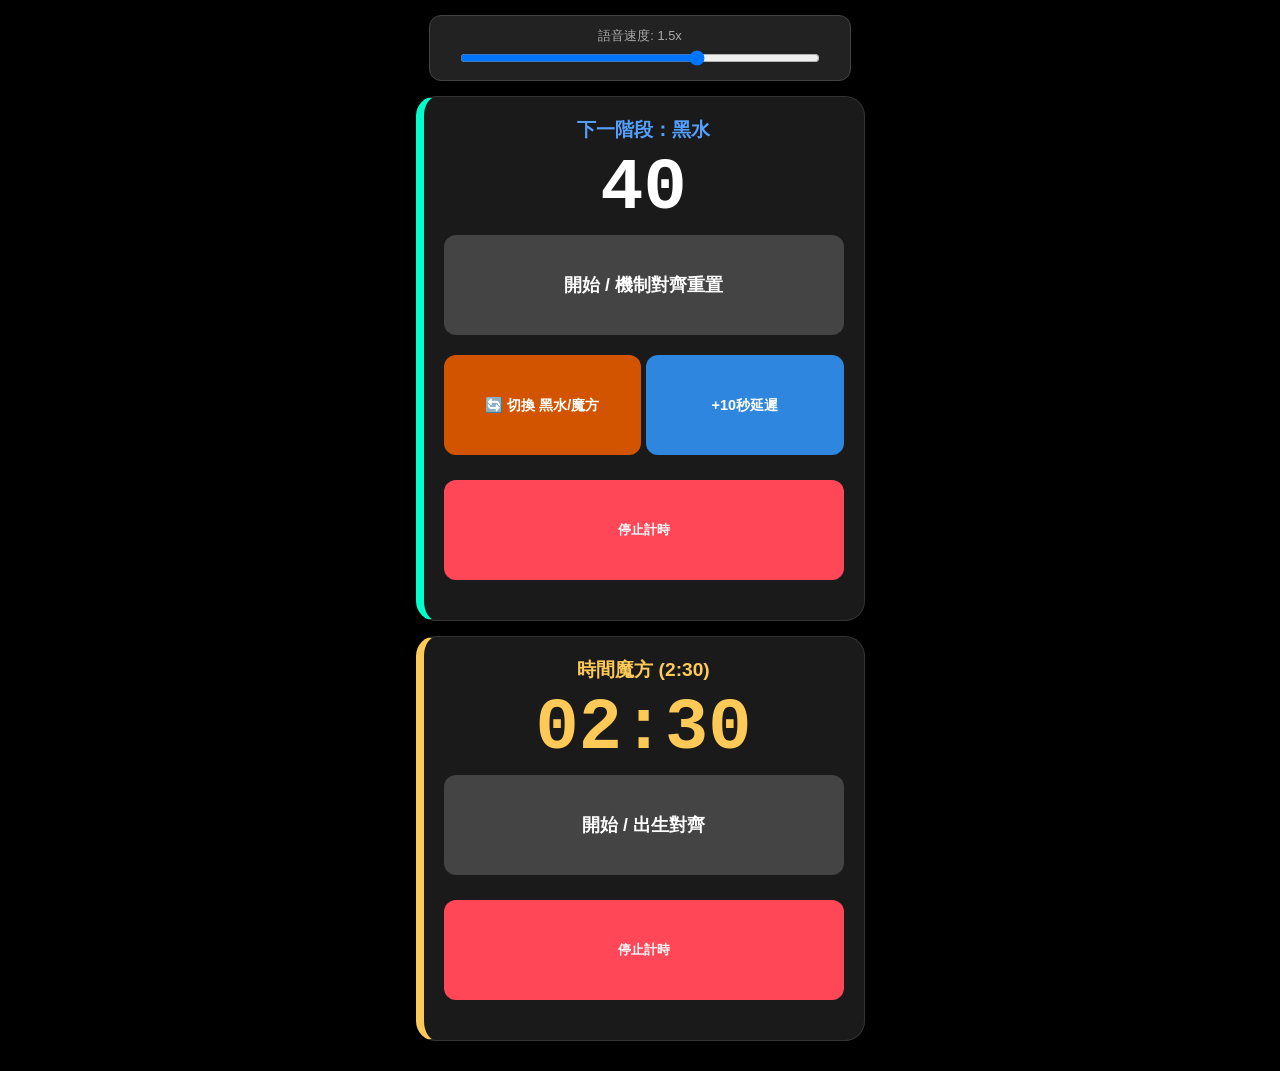
<file: zakum-timer.html>
<!DOCTYPE html>
<html lang="zh-TW">
<head>
    <meta charset="UTF-8">
    <meta name="viewport" content="width=device-width, initial-scale=1.0, maximum-scale=1.0, user-scalable=no">
    <title>Artale 炎魔助手 - 模式手動切換版</title>
    <style>
        body { font-family: -apple-system, sans-serif; background: #000; color: #fff; margin: 0; padding: 15px; display: flex; flex-direction: column; align-items: center; }
        .setting-box { background: #222; width: 100%; max-width: 400px; padding: 10px; border-radius: 12px; margin-bottom: 15px; border: 1px solid #444; text-align: center; }
        .card { background: #1a1a1a; width: 100%; max-width: 400px; padding: 20px; border-radius: 20px; text-align: center; margin-bottom: 15px; border: 1px solid #333; position: relative; }
        
        .card-loop { border-left: 8px solid #00ffcc; }
        .card-time { border-left: 8px solid #feca57; }

        .title { font-size: 1.2rem; font-weight: bold; margin-bottom: 5px; }
        .timer-display { font-size: 4.5rem; font-family: 'Courier New', monospace; font-weight: bold; margin: 5px 0; }
        
        .btn { padding: 12px; font-size: 1.1rem; cursor: pointer; border: none; border-radius: 12px; width: 100%; height: 100px; font-weight: bold; -webkit-appearance: none; margin-bottom: 20px; }
        .start-btn { background: #444; color: #fff; }
        .delay-btn { background: #2e86de; color: #fff; font-size: 0.9rem; }
        .mode-btn { background: #d35400; color: #fff; font-size: 0.9rem; } /* 橘色按鈕 */
        
        .active-loop { background: #00ffcc !important; color: #000 !important; }
        .active-time { background: #feca57 !important; color: #000 !important; }
        .stop-btn { background: #ff4757; color: #fff; font-size: 0.8rem; padding: 5px; margin-top: 5px; }

        .water-color { color: #54a0ff; }
        .cube-color { color: #ff9ff3; }
        .blink { animation: blinker 0.4s linear infinite; color: #ff4757 !important; }
        @keyframes blinker { 50% { opacity: 0.3; } }
        
        input[type=range] { width: 90%; margin-top: 5px; }
        label { font-size: 0.8rem; color: #aaa; }
    </style>
</head>
<body>

<div class="setting-box">
    <label>語音速度: <span id="rateValue">1.5</span>x</label><br>
    <input type="range" id="rateRange" min="0.5" max="2.0" step="0.1" value="1.5" oninput="updateRate(this.value)">
</div>

<div class="card card-loop">
    <div id="loop-status" class="title water-color">下一階段：黑水</div>
    <div id="loop-timer" class="timer-display">40</div>
    <button class="btn start-btn" id="loopBtn" onclick="startLoop()">開始 / 機制對齊重置</button>
    <div style="display: flex; gap: 5px;">
        <button class="btn mode-btn" onclick="toggleLoopMode()">🔄 切換 黑水/魔方</button>
        <button class="btn delay-btn"" onclick="addLoopTime(10)">+10秒延遲</button>
    </div>
    <button class="btn stop-btn" onclick="stopLoop()">停止計時</button>
</div>

<div class="card card-time">
    <div id="time-title" class="title" style="color:#feca57">時間魔方 (2:30)</div>
    <div id="time-timer" class="timer-display" style="color:#feca57">02:30</div>
    <button class="btn start-btn" id="timeBtn" onclick="startTimeTimer()">開始 / 出生對齊</button>
    <!--<div style="display: flex; gap: 5px;">
        <button class="btn mode-btn" onclick="setTimeMode(90)">切換 1:30</button>
        <button class="btn mode-btn" style="background:#7f8c8d;" onclick="setTimeMode(150)">切換 2:30</button>
    </div>-->
    <button class="btn stop-btn" onclick="stopTimeTimer()">停止計時</button>
</div>

<script>
    let speechRate = 1.5;
    function updateRate(val) { speechRate = val; document.getElementById('rateValue').innerText = val; }

    function speak(text) {
        window.speechSynthesis.cancel();
        const msg = new SpeechSynthesisUtterance(text);
        msg.lang = 'zh-TW';
        msg.rate = speechRate;
        window.speechSynthesis.speak(msg);
    }

    function unlock() {
        window.speechSynthesis.speak(new SpeechSynthesisUtterance(" "));
    }

    // --- 黑水/雙魔方邏輯 ---
    let loopSeconds = 40;
    let loopInterval = null;
    let loopMode = "water";
    let loopSpoken10 = false, loopSpoken3 = false;

    // 手動切換 黑水/魔方 模式
    function toggleLoopMode() {
        loopMode = (loopMode === "water" ? "cube" : "water");
        loopSpoken10 = false; // 切換模式後重置報時，避免跳過提醒
        loopSpoken3 = false;
        updateLoopUI();
    }

    function addLoopTime(sec) {
        loopSeconds += sec;
        loopSpoken10 = false; loopSpoken3 = false;
        updateLoopUI();
    }

    function startLoop() {
        unlock(); clearInterval(loopInterval);
        loopSeconds = 40; 
        // 點擊開始時預設從黑水開始，若需要維持當前模式可將下面這行註解
        // loopMode = "water"; 
        loopSpoken10 = false; loopSpoken3 = false;
        document.getElementById('loopBtn').classList.add('active-loop');
        loopInterval = setInterval(() => {
            loopSeconds--;
            if (loopSeconds === 10 && !loopSpoken10) { speak(loopMode === "water" ? "十秒後黑水" : "十秒後雙魔方"); loopSpoken10 = true; }
            if (loopSeconds === 3 && !loopSpoken3) { speak(loopMode === "water" ? "黑水，黑水" : "雙魔方，雙魔方"); loopSpoken3 = true; }
            if (loopSeconds <= 0) { 
                loopMode = (loopMode === "water" ? "cube" : "water"); 
                loopSeconds = 40; loopSpoken10 = false; loopSpoken3 = false; 
            }
            updateLoopUI();
        }, 1000);
    }

    function stopLoop() {
        clearInterval(loopInterval);
        document.getElementById('loopBtn').classList.remove('active-loop');
        loopSeconds = 40; updateLoopUI();
    }

    function updateLoopUI() {
        const el = document.getElementById('loop-timer');
        const st = document.getElementById('loop-status');
        el.innerText = loopSeconds;
        st.innerText = loopMode === "water" ? "下一階段：黑水" : "下一階段：雙魔方";
        st.className = "title " + (loopMode === "water" ? "water-color" : "cube-color");
        loopSeconds <= 6 ? el.classList.add('blink') : el.classList.remove('blink');
    }

    // --- 時間魔方邏輯 ---
    let timeMax = 150;
    let timeSeconds = 150;
    let timeInterval = null;
    let timeSpoken10 = false, timeSpoken3 = false;

    function setTimeMode(sec) {
        timeMax = sec;
        timeSeconds = sec;
        const m = Math.floor(sec / 60), s = sec % 60;
        document.getElementById('time-title').innerText = `時間魔方 (${m}:${String(s).padStart(2, '0')})`;
        updateTimeUI();
        if (timeInterval) startTimeTimer(); 
    }

    function startTimeTimer() {
        unlock(); clearInterval(timeInterval);
        timeSeconds = timeMax;
        timeSpoken10 = false; timeSpoken3 = false;
        document.getElementById('timeBtn').classList.add('active-time');
        timeInterval = setInterval(() => {
            timeSeconds--;
            if (timeSeconds === 10 && !timeSpoken10) { speak("十秒後時間魔方"); timeSpoken10 = true; }
            if (timeSeconds === 3 && !timeSpoken3) { speak("時間魔方，時間魔方"); timeSpoken3 = true; }
            if (timeSeconds <= 0) { timeSeconds = timeMax; timeSpoken10 = false; timeSpoken3 = false; }
            updateTimeUI();
        }, 1000);
    }

    function stopTimeTimer() {
        clearInterval(timeInterval);
        document.getElementById('timeBtn').classList.remove('active-time');
        timeSeconds = timeMax; updateTimeUI();
    }

    function updateTimeUI() {
        const el = document.getElementById('time-timer');
        const m = Math.floor(timeSeconds / 60), s = timeSeconds % 60;
        el.innerText = `${String(m).padStart(2, '0')}:${String(s).padStart(2, '0')}`;
        timeSeconds <= 10 ? el.classList.add('blink') : el.classList.remove('blink');
    }
</script>
</body>
</html>
</file>
